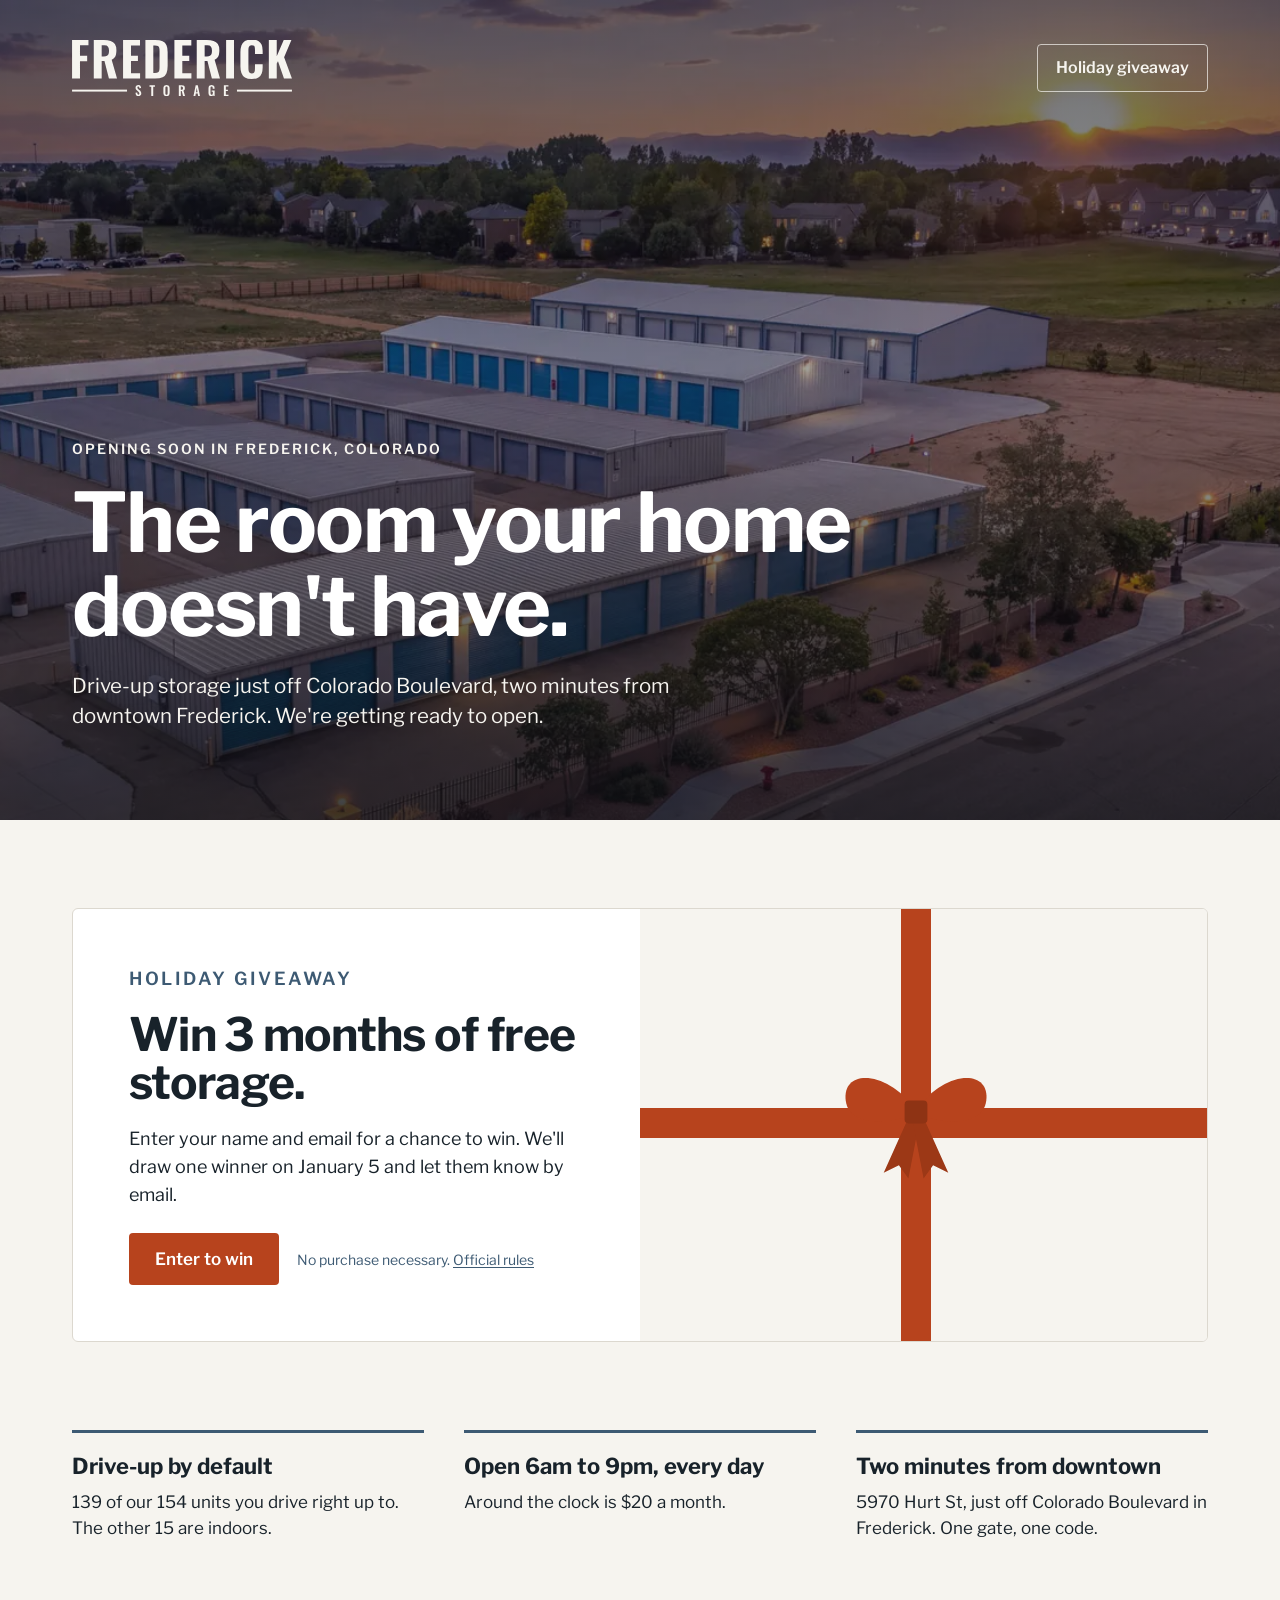
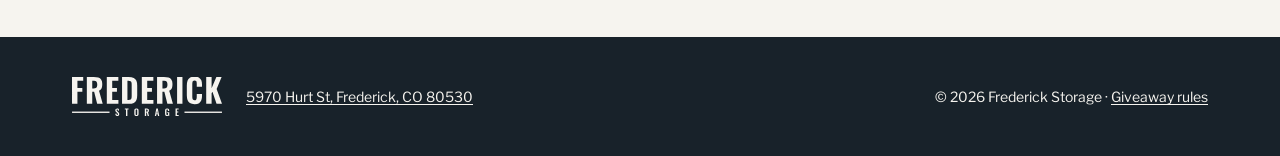
<file: index.html>
<!doctype html>
<html lang="en">
<head>
  <!-- Google tag (GA4 property "Frederick Storage", stream 16375288079) -->
  <script async src="https://www.googletagmanager.com/gtm.js?id=GTM-P7LKV2PW"></script>
  <script>
    window.dataLayer = window.dataLayer || [];
    function gtag(){dataLayer.push(arguments);}
    gtag('js', new Date());
  </script>
  <!-- End Google tag -->
  <meta charset="utf-8">
  <meta name="viewport" content="width=device-width, initial-scale=1">
  <title>Frederick Storage · Drive-up storage in Frederick, Colorado · Opening soon</title>
  <meta name="description" content="Drive-up storage just off Colorado Boulevard, two minutes from downtown Frederick, Colorado. Opening soon. Enter our holiday giveaway to win 3 months of free storage.">
  <link rel="canonical" href="https://frederick-storage.com/">
  <meta name="theme-color" content="#3D5A73">
  <meta property="og:type" content="website">
  <meta property="og:site_name" content="Frederick Storage">
  <meta property="og:title" content="Frederick Storage · The room your home doesn't have.">
  <meta property="og:description" content="Drive-up storage two minutes from downtown Frederick, Colorado. Opening soon.">
  <meta property="og:url" content="https://frederick-storage.com/">
  <meta property="og:image" content="https://frederick-storage.com/assets/img/og.jpg">
  <meta name="twitter:card" content="summary_large_image">
  <link rel="icon" href="/favicon.ico" sizes="any">
  <link rel="icon" href="/favicon.svg" type="image/svg+xml">
  <link rel="apple-touch-icon" href="/apple-touch-icon.png">
  <link rel="manifest" href="/site.webmanifest">
  <link rel="preload" href="/assets/fonts/libre-franklin-latin-700-normal.woff2" as="font" type="font/woff2" crossorigin>
  <link rel="preload" as="image" href="/assets/img/hero-1400.webp" imagesrcset="/assets/img/hero-800.webp 800w, /assets/img/hero-1400.webp 1400w, /assets/img/hero-2200.webp 2200w" imagesizes="100vw">
  <link rel="stylesheet" href="/assets/css/site.css">
  <script type="application/ld+json">
  {"@context":"https://schema.org","@type":"SelfStorage","name":"Frederick Storage","url":"https://frederick-storage.com/","logo":"https://frederick-storage.com/assets/img/icon-512.png","image":"https://frederick-storage.com/assets/img/og.jpg","description":"Drive-up storage just off Colorado Boulevard, two minutes from downtown Frederick, Colorado.","email":"frederickcostorage@gmail.com","address":{"@type":"PostalAddress","streetAddress":"5970 Hurt St","postalCode":"80530","addressLocality":"Frederick","addressRegion":"CO","addressCountry":"US"},"areaServed":"Frederick, Colorado"}
  </script>
</head>
<body>
  <a class="skip" href="#main">Skip to content</a>

  <header class="hero">
    <picture class="hero-photo">
      <source type="image/webp" srcset="/assets/img/hero-800.webp 800w, /assets/img/hero-1400.webp 1400w, /assets/img/hero-2200.webp 2200w" sizes="100vw">
      <img src="/assets/img/hero-1400.jpg" srcset="/assets/img/hero-800.jpg 800w, /assets/img/hero-1400.jpg 1400w, /assets/img/hero-2200.jpg 2200w" sizes="100vw" alt="" fetchpriority="high">
    </picture>
    <div class="wrap hero-top">
      <img class="logo" src="/assets/img/logo-reversed.svg" alt="Frederick Storage" width="220" height="56">
      <a class="btn-ghost" href="/contact-us/">Holiday giveaway</a>
    </div>
    <div class="wrap hero-body">
      <p class="eyebrow">Opening soon in Frederick, Colorado</p>
      <h1>The room your home doesn't have.</h1>
      <p class="hero-lede">Drive-up storage just off Colorado Boulevard, two minutes from downtown Frederick. We're getting ready to open.</p>
    </div>
  </header>

  <main id="main">
    <section class="wrap giveaway" aria-labelledby="giveaway-title">
      <div class="giveaway-card">
        <div class="giveaway-copy">
          <p class="eyebrow">Holiday giveaway</p>
          <h2 id="giveaway-title">Win 3 months of free storage.</h2>
          <p>Enter your name and email for a chance to win. We'll draw one winner on January 5 and let them know by email.</p>
          <div class="giveaway-actions">
            <a class="btn" href="/contact-us/">Enter to win</a>
            <span class="fine">No purchase necessary. <a href="/rules/">Official rules</a></span>
          </div>
        </div>
        <div class="giveaway-art" aria-hidden="true">
          <div class="ribbon-h"></div>
          <div class="ribbon-v"></div>
          <svg class="bow" viewBox="0 0 200 140" focusable="false"><path d="M100 62 C 70 20, 22 18, 26 52 C 30 82, 74 76, 100 66 Z" fill="#B7431D"/><path d="M100 62 C 130 20, 178 18, 174 52 C 170 82, 126 76, 100 66 Z" fill="#B7431D"/><path d="M92 70 L 66 128 L 82 120 L 92 134 L 104 72 Z" fill="#9C3816"/><path d="M108 70 L 134 128 L 118 120 L 108 134 L 96 72 Z" fill="#9C3816"/><rect x="88" y="52" width="24" height="24" rx="4" fill="#8E3314"/></svg>
        </div>
      </div>
    </section>

    <section class="wrap facts" aria-label="About the facility">
      <div class="fact">
        <h2>Drive-up by default</h2>
        <p>139 of our 154 units you drive right up to. The other 15 are indoors.</p>
      </div>
      <div class="fact">
        <h2>Open 6am to 9pm, every day</h2>
        <p>Around the clock is $20 a month.</p>
      </div>
      <div class="fact">
        <h2>Two minutes from downtown</h2>
        <p>5970 Hurt St, just off Colorado Boulevard in Frederick. One gate, one code.</p>
      </div>
    </section>
  </main>

  <footer class="site-footer">
    <div class="wrap">
      <img src="/assets/img/logo-reversed.svg" alt="Frederick Storage" width="150" height="38">
      <address class="foot-addr"><a href="https://maps.google.com/?q=5970+Hurt+St,+Frederick,+CO+80530">5970 Hurt St, Frederick, CO 80530</a></address>
      <p>© 2026 Frederick Storage · <a href="/rules/">Giveaway rules</a></p>
    </div>
  </footer>
</body>
</html>
</file>
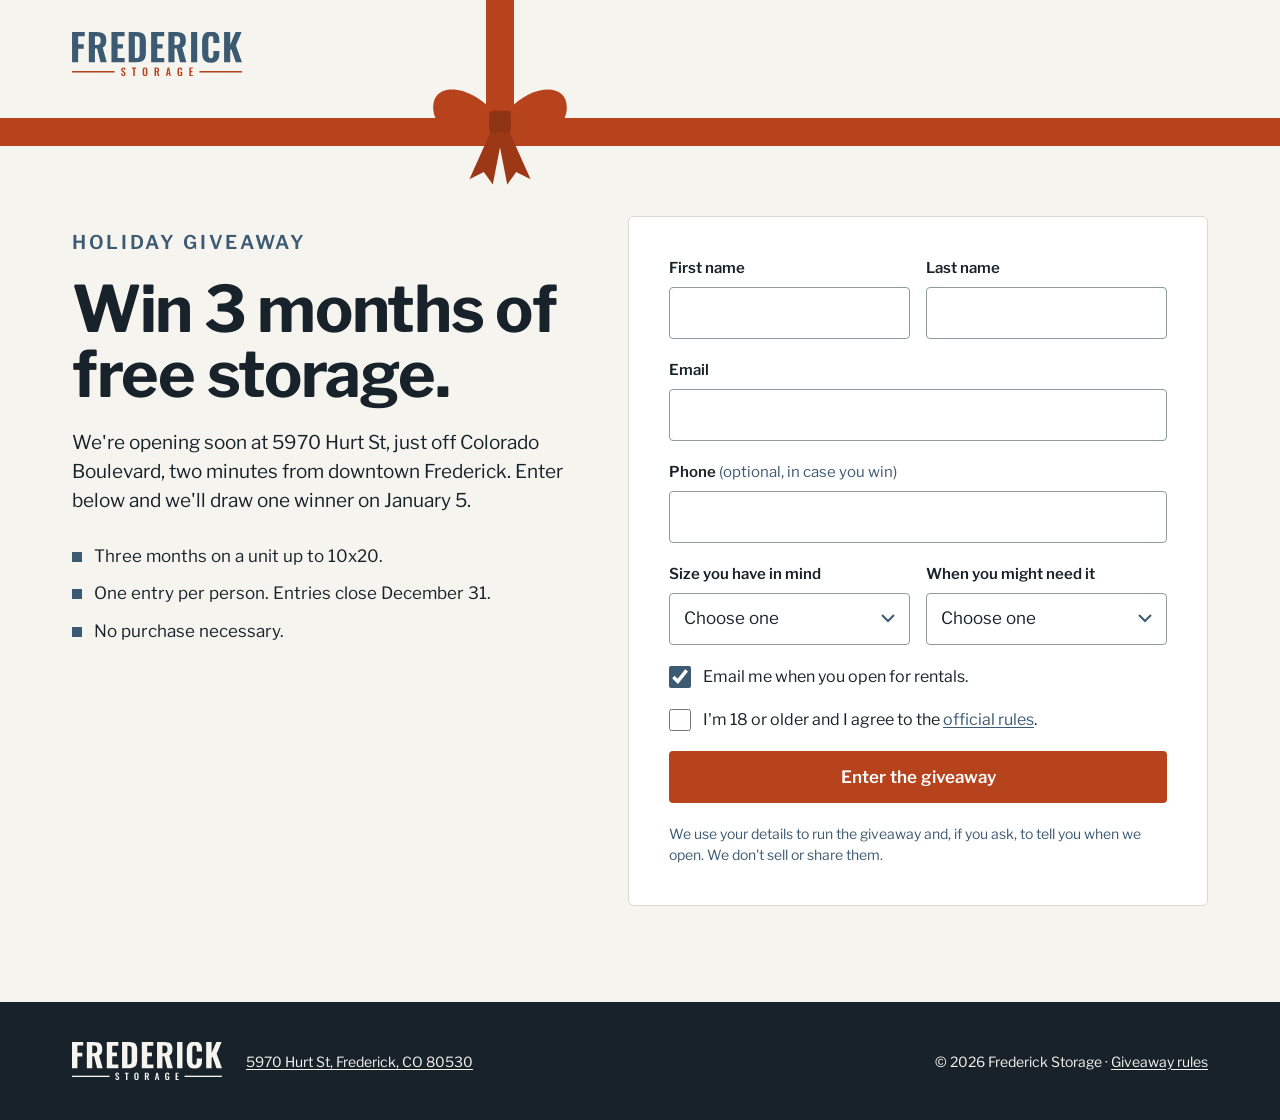
<file: contact-us/index.html>
<!doctype html>
<html lang="en">
<head>
  <!-- Google tag (GA4 property "Frederick Storage", stream 16375288079) -->
  <script async src="https://www.googletagmanager.com/gtm.js?id=GTM-P7LKV2PW"></script>
  <script>
    window.dataLayer = window.dataLayer || [];
    function gtag(){dataLayer.push(arguments);}
    gtag('js', new Date());
  </script>
  <!-- End Google tag -->
  <meta charset="utf-8">
  <meta name="viewport" content="width=device-width, initial-scale=1">
  <title>Win 3 months of free storage · Frederick Storage holiday giveaway</title>
  <meta name="description" content="Enter the Frederick Storage holiday giveaway for a chance to win 3 months of free storage in Frederick, Colorado. No purchase necessary.">
  <link rel="canonical" href="https://frederick-storage.com/contact-us/">
  <meta name="theme-color" content="#3D5A73">
  <meta property="og:type" content="website">
  <meta property="og:site_name" content="Frederick Storage">
  <meta property="og:title" content="Win 3 months of free storage · Frederick Storage">
  <meta property="og:description" content="Enter our holiday giveaway. One winner, drawn January 5. No purchase necessary.">
  <meta property="og:url" content="https://frederick-storage.com/contact-us/">
  <meta property="og:image" content="https://frederick-storage.com/assets/img/og.jpg">
  <meta name="twitter:card" content="summary_large_image">
  <link rel="icon" href="/favicon.ico" sizes="any">
  <link rel="icon" href="/favicon.svg" type="image/svg+xml">
  <link rel="apple-touch-icon" href="/apple-touch-icon.png">
  <link rel="manifest" href="/site.webmanifest">
  <link rel="preload" href="/assets/fonts/libre-franklin-latin-700-normal.woff2" as="font" type="font/woff2" crossorigin>
  <link rel="stylesheet" href="/assets/css/site.css">
  <script src="/assets/js/config.js" defer></script>
  <script src="/assets/js/entry.js" defer></script>
</head>
<body>
  <a class="skip" href="#main">Skip to the entry form</a>
  <div class="page">
    <div class="ribbon-h" aria-hidden="true"></div>
    <div class="ribbon-v" aria-hidden="true"></div>
    <svg class="bow" aria-hidden="true" viewBox="0 0 200 140" focusable="false"><path d="M100 62 C 70 20, 22 18, 26 52 C 30 82, 74 76, 100 66 Z" fill="#B7431D"/><path d="M100 62 C 130 20, 178 18, 174 52 C 170 82, 126 76, 100 66 Z" fill="#B7431D"/><path d="M92 70 L 66 128 L 82 120 L 92 134 L 104 72 Z" fill="#9C3816"/><path d="M108 70 L 134 128 L 118 120 L 108 134 L 96 72 Z" fill="#9C3816"/><rect x="88" y="52" width="24" height="24" rx="4" fill="#8E3314"/></svg>

    <header class="wrap page-head">
      <a href="/" aria-label="Frederick Storage home"><img class="logo" src="/assets/img/logo.svg" alt="Frederick Storage" width="170" height="44"></a>
    </header>

    <main id="main" class="wrap entry">
      <div class="entry-intro">
        <p class="eyebrow">Holiday giveaway</p>
        <h1>Win 3 months of free storage.</h1>
        <p>We're opening soon at 5970 Hurt St, just off Colorado Boulevard, two minutes from downtown Frederick. Enter below and we'll draw one winner on January 5.</p>
        <ul class="points">
          <li>Three months on a unit up to 10x20.</li>
          <li>One entry per person. Entries close December 31.</li>
          <li>No purchase necessary.</li>
        </ul>
      </div>

      <div class="entry-card">
        <form class="form" id="entry-form" novalidate>
          <div class="row">
            <label class="field"><span>First name</span><input class="input" type="text" name="first_name" autocomplete="given-name" required maxlength="80"></label>
            <label class="field"><span>Last name</span><input class="input" type="text" name="last_name" autocomplete="family-name" required maxlength="80"></label>
          </div>
          <label class="field"><span>Email</span><input class="input" type="email" name="email" autocomplete="email" inputmode="email" required maxlength="200"></label>
          <label class="field"><span>Phone <span class="opt">(optional, in case you win)</span></span><input class="input" type="tel" name="phone" autocomplete="tel" maxlength="40"></label>
          <div class="row">
            <label class="field"><span>Size you have in mind</span>
              <select class="input" name="size">
                <option value="">Choose one</option>
                <option>10x10</option>
                <option>10x20</option>
                <option>Larger, or for a business</option>
                <option>Not sure yet</option>
              </select>
            </label>
            <label class="field"><span>When you might need it</span>
              <select class="input" name="timing">
                <option value="">Choose one</option>
                <option>As soon as you open</option>
                <option>In the next few months</option>
                <option>Just planning ahead</option>
              </select>
            </label>
          </div>
          <label class="check"><input type="checkbox" name="opt_in" value="yes" checked><span>Email me when you open for rentals.</span></label>
          <label class="check"><input type="checkbox" name="agree" value="yes" required><span>I'm 18 or older and I agree to the <a href="/rules/">official rules</a>.</span></label>

          <div class="hp" aria-hidden="true">
            <label>Leave this empty <input type="text" name="company" tabindex="-1" autocomplete="off"></label>
          </div>
          <input type="hidden" name="utm_source">
          <input type="hidden" name="utm_medium">
          <input type="hidden" name="utm_campaign">
          <input type="hidden" name="referrer">
          <input type="hidden" name="page">

          <p class="form-error" id="form-error" role="alert"></p>
          <button class="btn" type="submit">Enter the giveaway</button>
          <p class="form-note">We use your details to run the giveaway and, if you ask, to tell you when we open. We don't sell or share them.</p>
        </form>

        <div class="thanks" id="thanks" hidden tabindex="-1">
          <img src="/assets/img/submark.svg" alt="" width="44" height="44">
          <h2>You're entered.</h2>
          <p>We'll draw one winner on January 5 and email them that day. A confirmation is on its way to your inbox.</p>
          <p id="thanks-optin">We'll also let you know when we open for rentals.</p>
          <a href="/">Back to the home page</a>
        </div>
      </div>
    </main>
  </div>

  <footer class="site-footer">
    <div class="wrap">
      <img src="/assets/img/logo-reversed.svg" alt="Frederick Storage" width="150" height="38">
      <address class="foot-addr"><a href="https://maps.google.com/?q=5970+Hurt+St,+Frederick,+CO+80530">5970 Hurt St, Frederick, CO 80530</a></address>
      <p>© 2026 Frederick Storage · <a href="/rules/">Giveaway rules</a></p>
    </div>
  </footer>
</body>
</html>
</file>
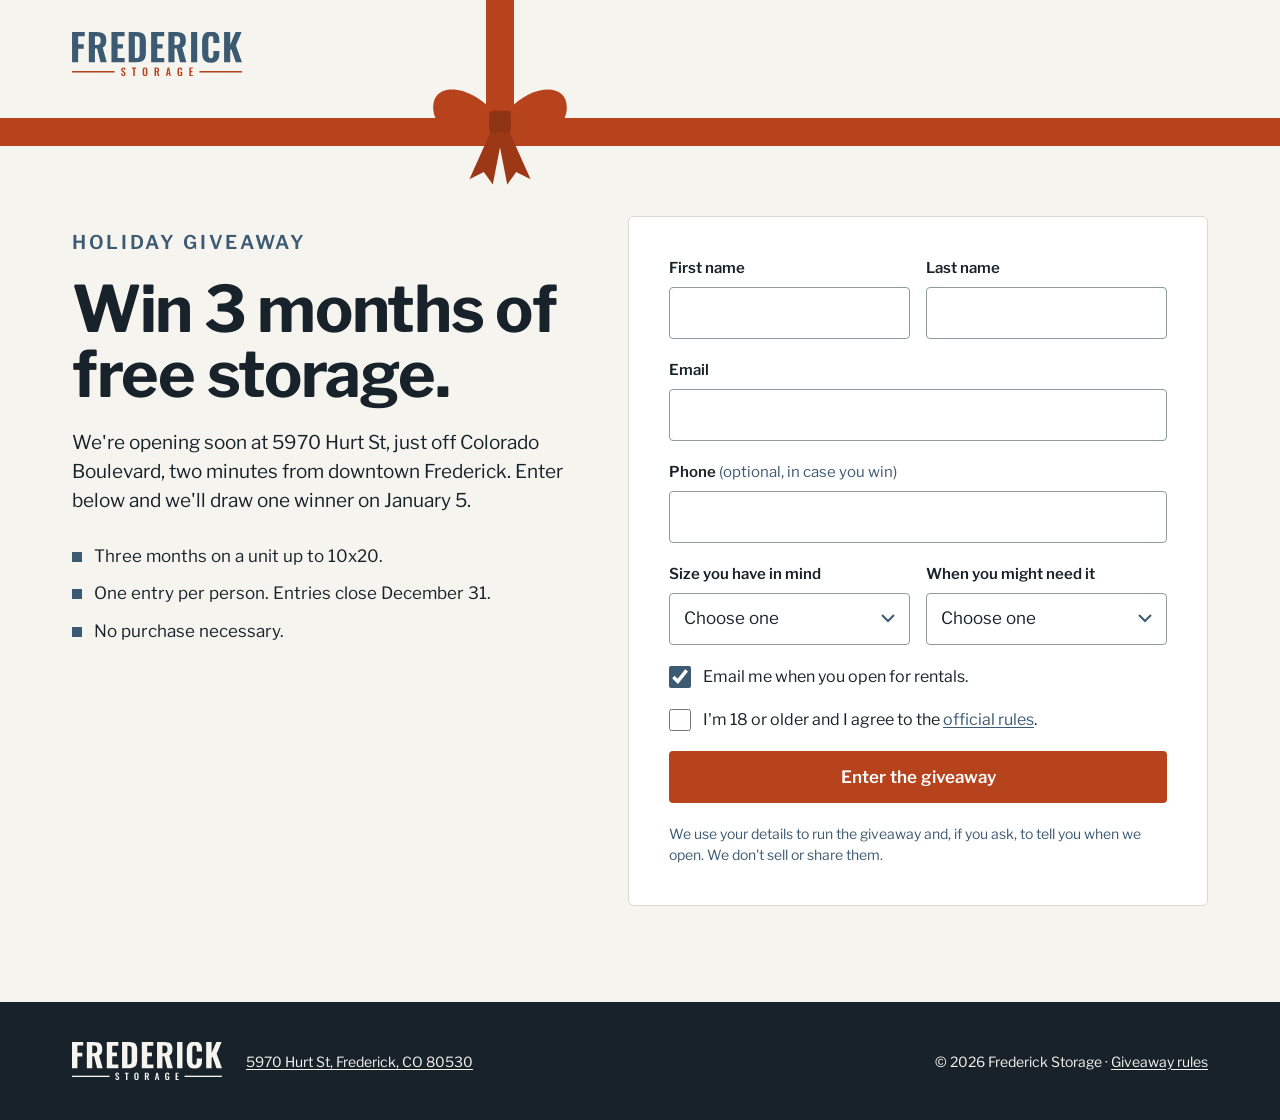
<file: contact/index.html>
<!doctype html>
<html lang="en">
<head>
  <meta charset="utf-8">
  <title>Frederick Storage · Enter the holiday giveaway</title>
  <meta name="robots" content="noindex">
  <link rel="canonical" href="https://frederick-storage.com/contact-us/">
  <script>
    // Send /contact/ to /contact-us/, keeping any tracking tags.
    window.location.replace("/contact-us/" + window.location.search + window.location.hash);
  </script>
  <meta http-equiv="refresh" content="0; url=/contact-us/">
</head>
<body>
  <p><a href="/contact-us/">Enter the Frederick Storage holiday giveaway</a></p>
</body>
</html>
</file>
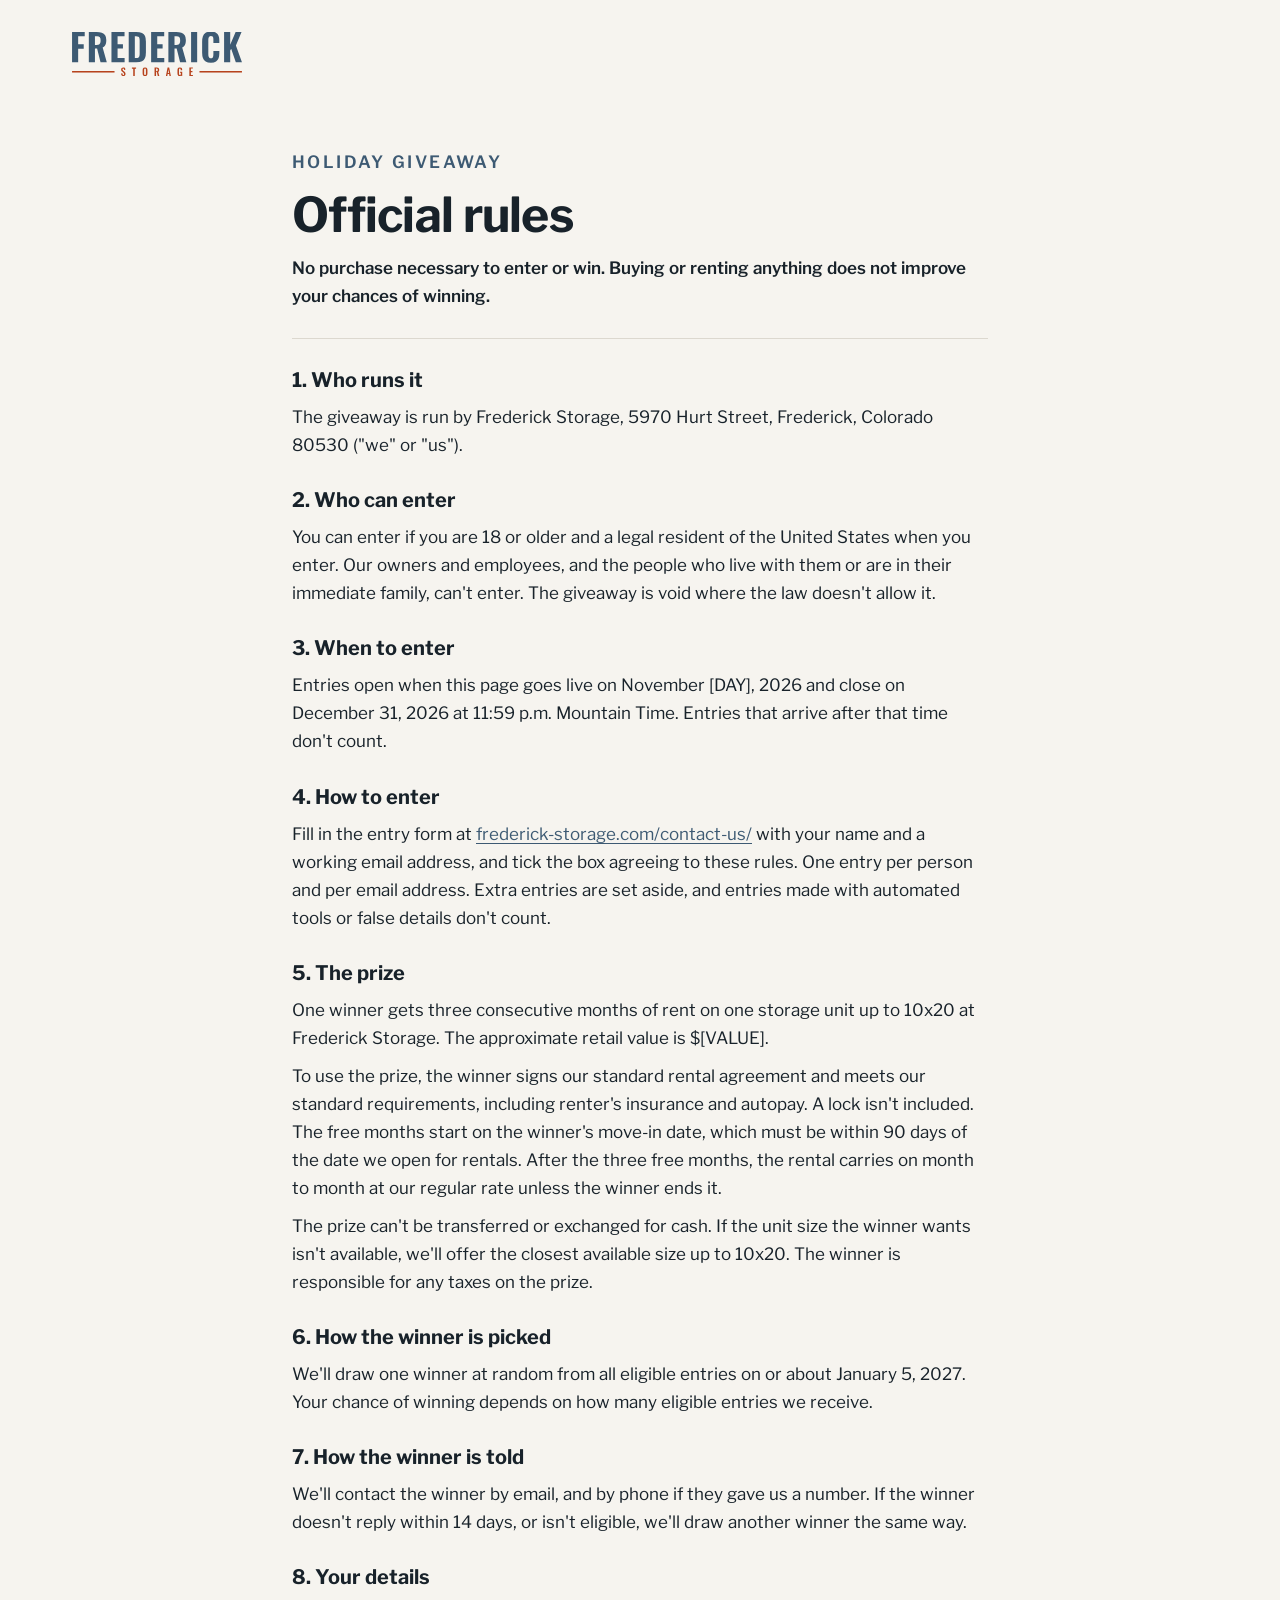
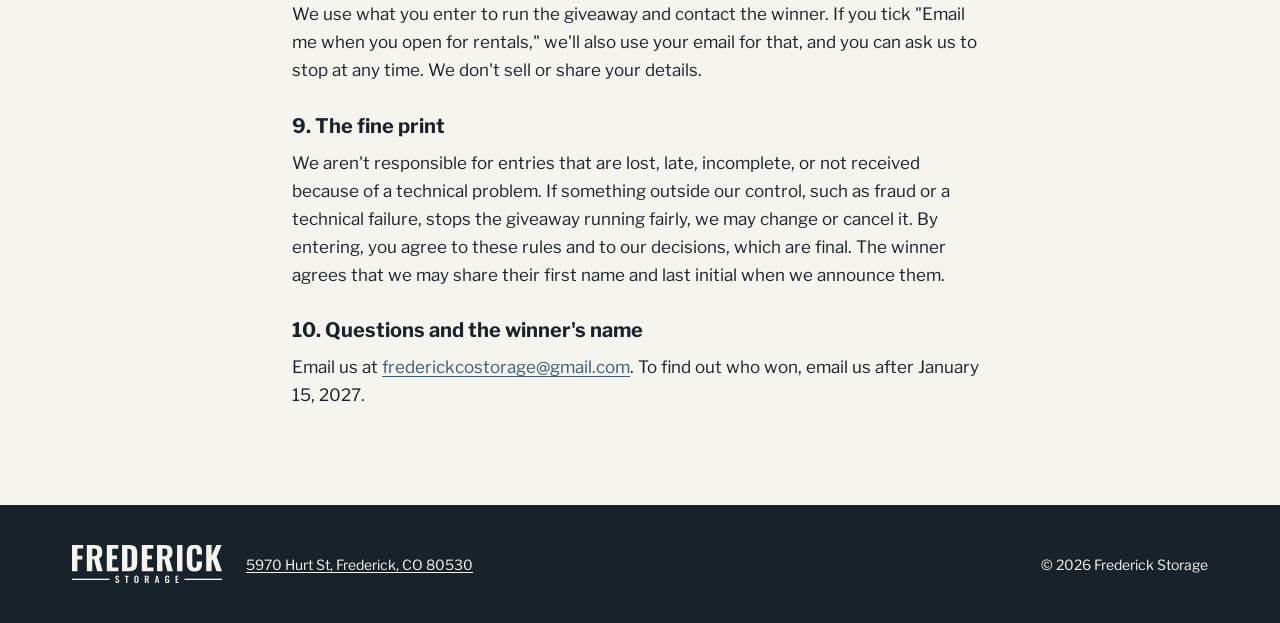
<file: rules/index.html>
<!doctype html>
<html lang="en">
<head>
  <!-- Google tag (GA4 property "Frederick Storage", stream 16375288079) -->
  <script async src="https://www.googletagmanager.com/gtm.js?id=GTM-P7LKV2PW"></script>
  <script>
    window.dataLayer = window.dataLayer || [];
    function gtag(){dataLayer.push(arguments);}
    gtag('js', new Date());
  </script>
  <!-- End Google tag -->
  <meta charset="utf-8">
  <meta name="viewport" content="width=device-width, initial-scale=1">
  <title>Holiday giveaway official rules · Frederick Storage</title>
  <meta name="description" content="Official rules for the Frederick Storage holiday giveaway: win 3 months of free storage. No purchase necessary.">
  <link rel="canonical" href="https://frederick-storage.com/rules/">
  <meta name="theme-color" content="#3D5A73">
  <link rel="icon" href="/favicon.ico" sizes="any">
  <link rel="icon" href="/favicon.svg" type="image/svg+xml">
  <link rel="apple-touch-icon" href="/apple-touch-icon.png">
  <link rel="stylesheet" href="/assets/css/site.css">
</head>
<body>
  <a class="skip" href="#main">Skip to the rules</a>
  <header class="wrap page-head">
    <a href="/" aria-label="Frederick Storage home"><img class="logo" src="/assets/img/logo.svg" alt="Frederick Storage" width="170" height="44"></a>
  </header>

  <!-- DRAFT: every value in [square brackets] and every default below needs Steve's confirmation before launch. -->
  <main id="main" class="rules">
    <header>
      <p class="eyebrow">Holiday giveaway</p>
      <h1>Official rules</h1>
      <p class="lead">No purchase necessary to enter or win. Buying or renting anything does not improve your chances of winning.</p>
    </header>

    <section>
      <h2>1. Who runs it</h2>
      <p>The giveaway is run by Frederick Storage, 5970 Hurt Street, Frederick, Colorado 80530 ("we" or "us").</p>
    </section>

    <section>
      <h2>2. Who can enter</h2>
      <p>You can enter if you are 18 or older and a legal resident of the United States when you enter. Our owners and employees, and the people who live with them or are in their immediate family, can't enter. The giveaway is void where the law doesn't allow it.</p>
    </section>

    <section>
      <h2>3. When to enter</h2>
      <p>Entries open when this page goes live on November [DAY], 2026 and close on December 31, 2026 at 11:59 p.m. Mountain Time. Entries that arrive after that time don't count.</p>
    </section>

    <section>
      <h2>4. How to enter</h2>
      <p>Fill in the entry form at <a href="/contact-us/">frederick-storage.com/contact-us/</a> with your name and a working email address, and tick the box agreeing to these rules. One entry per person and per email address. Extra entries are set aside, and entries made with automated tools or false details don't count.</p>
    </section>

    <section>
      <h2>5. The prize</h2>
      <p>One winner gets three consecutive months of rent on one storage unit up to 10x20 at Frederick Storage. The approximate retail value is $[VALUE].</p>
      <p>To use the prize, the winner signs our standard rental agreement and meets our standard requirements, including renter's insurance and autopay. A lock isn't included. The free months start on the winner's move-in date, which must be within 90 days of the date we open for rentals. After the three free months, the rental carries on month to month at our regular rate unless the winner ends it.</p>
      <p>The prize can't be transferred or exchanged for cash. If the unit size the winner wants isn't available, we'll offer the closest available size up to 10x20. The winner is responsible for any taxes on the prize.</p>
    </section>

    <section>
      <h2>6. How the winner is picked</h2>
      <p>We'll draw one winner at random from all eligible entries on or about January 5, 2027. Your chance of winning depends on how many eligible entries we receive.</p>
    </section>

    <section>
      <h2>7. How the winner is told</h2>
      <p>We'll contact the winner by email, and by phone if they gave us a number. If the winner doesn't reply within 14 days, or isn't eligible, we'll draw another winner the same way.</p>
    </section>

    <section>
      <h2>8. Your details</h2>
      <p>We use what you enter to run the giveaway and contact the winner. If you tick "Email me when you open for rentals," we'll also use your email for that, and you can ask us to stop at any time. We don't sell or share your details.</p>
    </section>

    <section>
      <h2>9. The fine print</h2>
      <p>We aren't responsible for entries that are lost, late, incomplete, or not received because of a technical problem. If something outside our control, such as fraud or a technical failure, stops the giveaway running fairly, we may change or cancel it. By entering, you agree to these rules and to our decisions, which are final. The winner agrees that we may share their first name and last initial when we announce them.</p>
    </section>

    <section>
      <h2>10. Questions and the winner's name</h2>
      <p>Email us at <a href="mailto:frederickcostorage@gmail.com">frederickcostorage@gmail.com</a>. To find out who won, email us after January 15, 2027.</p>
    </section>
  </main>

  <footer class="site-footer">
    <div class="wrap">
      <img src="/assets/img/logo-reversed.svg" alt="Frederick Storage" width="150" height="38">
      <address class="foot-addr"><a href="https://maps.google.com/?q=5970+Hurt+St,+Frederick,+CO+80530">5970 Hurt St, Frederick, CO 80530</a></address>
      <p>© 2026 Frederick Storage</p>
    </div>
  </footer>
</body>
</html>
</file>
<file: assets/css/site.css>
/* Frederick Storage — temporary coming-soon site
   Palette (Design System V2, P2 + Ink): Door Blue #3D5A73 · Warm White #F6F4EF · Ink #18222A
   Rust #B7431D (buttons and the giveaway ribbon only) · Galvanized #98A8AB (never text) */

@font-face { font-family: "Libre Franklin"; font-weight: 400; font-style: normal; font-display: swap; src: url("../fonts/libre-franklin-latin-400-normal.woff2") format("woff2"); }
@font-face { font-family: "Libre Franklin"; font-weight: 500; font-style: normal; font-display: swap; src: url("../fonts/libre-franklin-latin-500-normal.woff2") format("woff2"); }
@font-face { font-family: "Libre Franklin"; font-weight: 600; font-style: normal; font-display: swap; src: url("../fonts/libre-franklin-latin-600-normal.woff2") format("woff2"); }
@font-face { font-family: "Libre Franklin"; font-weight: 700; font-style: normal; font-display: swap; src: url("../fonts/libre-franklin-latin-700-normal.woff2") format("woff2"); }

:root {
  --door-blue: #3D5A73;
  --warm-white: #F6F4EF;
  --ink: #18222A;
  --rust: #B7431D;
  --rust-dark: #9C3816;
  --rust-knot: #8E3314;
  --line: #DCD8CF;
  --field-border: #8F9A9C;
  --wrap: 1200px;
  --gutter: clamp(20px, 4vw, 32px);
}

*, *::before, *::after { box-sizing: border-box; }
html { -webkit-text-size-adjust: 100%; }
body {
  margin: 0;
  font-family: "Libre Franklin", system-ui, -apple-system, "Segoe UI", sans-serif;
  font-weight: 400;
  color: var(--ink);
  background: var(--warm-white);
  line-height: 1.5;
  -webkit-font-smoothing: antialiased;
}
img, svg { display: block; max-width: 100%; }
a { color: var(--door-blue); text-underline-offset: 0.15em; }
a:hover { color: var(--ink); }
:focus-visible { outline: 3px solid var(--door-blue); outline-offset: 3px; }
h1, h2, h3, p, ul { margin: 0; }
[hidden] { display: none !important; }

.wrap { width: 100%; max-width: var(--wrap); margin: 0 auto; padding-inline: var(--gutter); }
.eyebrow { font-size: 14px; font-weight: 600; letter-spacing: 0.14em; text-transform: uppercase; color: var(--door-blue); }
.skip { position: absolute; left: -9999px; top: 0; background: var(--ink); color: #fff; padding: 12px 16px; z-index: 10; }
.skip:focus { left: 12px; top: 12px; }
.visually-hidden { position: absolute !important; width: 1px; height: 1px; overflow: hidden; clip: rect(0 0 0 0); white-space: nowrap; }

/* Buttons */
.btn {
  display: inline-flex; align-items: center; justify-content: center;
  min-height: 52px; padding: 15px 26px;
  font: inherit; font-size: 17px; font-weight: 600; line-height: 1.2;
  color: #fff; background: var(--rust);
  border: 0; border-radius: 4px; text-decoration: none; cursor: pointer;
}
.btn:hover { background: var(--rust-dark); color: #fff; }
.btn[disabled] { opacity: 0.7; cursor: progress; }
.btn-ghost {
  display: inline-flex; align-items: center; min-height: 46px; padding: 11px 18px;
  font-size: 16px; font-weight: 600; color: var(--warm-white); text-decoration: none;
  border: 1.5px solid rgba(246, 244, 239, 0.7); border-radius: 4px;
}
.btn-ghost:hover { color: #fff; border-color: #fff; background: rgba(255, 255, 255, 0.08); }

/* Ribbon + bow (decorative) */
.bow { position: absolute; width: 190px; height: 133px; pointer-events: none; }
.ribbon-h, .ribbon-v { position: absolute; background: var(--rust); pointer-events: none; }

/* ---------- Home ---------- */
.hero { position: relative; min-height: min(820px, 100svh); display: flex; flex-direction: column; color: var(--warm-white); overflow: hidden; }
.hero-photo, .hero-photo img { position: absolute; inset: 0; width: 100%; height: 100%; }
.hero-photo img { object-fit: cover; object-position: center 60%; }
.hero::after {
  content: ""; position: absolute; inset: 0;
  background: linear-gradient(180deg, rgba(16,17,22,0.62) 0%, rgba(16,17,22,0.40) 45%, rgba(16,17,22,0.80) 100%);
}
.hero > :not(.hero-photo) { position: relative; z-index: 1; }
.hero-top { display: flex; flex-wrap: wrap; gap: 20px; justify-content: space-between; align-items: center; padding-top: 40px; }
.hero-top .logo { width: clamp(170px, 18vw, 220px); height: auto; }
.hero-body { flex: 1; display: flex; flex-direction: column; justify-content: flex-end; gap: 22px; padding-top: 80px; padding-bottom: clamp(56px, 8vw, 88px); }
.hero-body .eyebrow { color: var(--warm-white); }
.hero h1 { font-size: clamp(42px, 6.4vw, 84px); line-height: 1.02; font-weight: 700; letter-spacing: -0.02em; color: #fff; max-width: 900px; }
.hero-lede { font-size: clamp(18px, 1.6vw, 21px); line-height: 1.5; max-width: 620px; }

.giveaway { padding-top: clamp(56px, 8vw, 88px); padding-bottom: 40px; }
.giveaway-card { position: relative; overflow: hidden; background: #fff; border: 1px solid var(--line); border-radius: 6px; display: grid; grid-template-columns: repeat(auto-fit, minmax(300px, 1fr)); }
.giveaway-copy { padding: clamp(32px, 5vw, 56px); display: flex; flex-direction: column; gap: 18px; }
.giveaway-copy h2 { font-size: clamp(34px, 4vw, 46px); line-height: 1.05; font-weight: 700; letter-spacing: -0.015em; }
.giveaway-copy p { font-size: 18px; line-height: 1.55; max-width: 460px; }
.giveaway-actions { display: flex; flex-wrap: wrap; gap: 18px; align-items: center; padding-top: 6px; }
.fine { font-size: 14px; color: var(--door-blue); }
.giveaway-art { position: relative; min-height: 260px; background: var(--warm-white); }
.giveaway-art .ribbon-h { left: 0; right: 0; top: 46%; height: 30px; }
.giveaway-art .ribbon-v { top: 0; bottom: 0; left: 46%; width: 30px; }
.giveaway-art .bow { left: calc(46% + 15px); top: calc(46% + 15px); transform: translate(-50%, -54%); }

.facts { display: grid; grid-template-columns: repeat(auto-fit, minmax(240px, 1fr)); gap: 40px; padding-top: 48px; padding-bottom: clamp(64px, 9vw, 96px); }
.fact { border-top: 3px solid var(--door-blue); padding-top: 20px; display: flex; flex-direction: column; gap: 8px; }
.fact h2 { font-size: 22px; font-weight: 700; line-height: 1.25; }
.fact p { font-size: 17px; line-height: 1.55; }

/* ---------- Footer ---------- */
.site-footer { background: var(--ink); color: var(--warm-white); }
.site-footer .wrap { display: flex; flex-wrap: wrap; gap: 24px; justify-content: space-between; align-items: center; padding-block: 40px; }
.site-footer img { width: 150px; height: auto; }
.site-footer p { font-size: 14px; }
.site-footer a { color: var(--warm-white); }
.foot-addr { font-style: normal; font-size: 14px; flex: 1 1 auto; }

/* ---------- Inner pages (contact-us, rules) ---------- */
.page { position: relative; overflow: hidden; }
.page-head { position: relative; z-index: 1; padding-top: 32px; }
.page-head .logo { width: clamp(128px, 14vw, 170px); height: auto; }
.page .ribbon-h { left: 0; right: 0; top: 118px; height: 28px; }
.page .ribbon-v { top: 0; height: 132px; left: 38%; width: 28px; }
.page .bow { left: calc(38% + 14px); top: 132px; width: 180px; height: 126px; transform: translate(-50%, -54%); }

.entry { position: relative; z-index: 1; display: flex; flex-wrap: wrap; gap: 56px; align-items: flex-start; padding-top: 140px; padding-bottom: clamp(64px, 9vw, 96px); }
.entry-intro { flex: 1 1 380px; min-width: 0; display: flex; flex-direction: column; gap: 20px; padding-top: 12px; }
.entry-intro h1 { font-size: clamp(40px, 5vw, 64px); line-height: 1.02; font-weight: 700; letter-spacing: -0.02em; }
.entry-intro > p { font-size: 19px; line-height: 1.55; }
.points { list-style: none; padding: 0; display: flex; flex-direction: column; gap: 12px; font-size: 17px; line-height: 1.5; padding-top: 8px; }
.points li { display: flex; gap: 12px; }
.points li::before { content: ""; flex: none; width: 10px; height: 10px; margin-top: 8px; background: var(--door-blue); }

.entry-card { flex: 1 1 460px; min-width: 0; background: #fff; border: 1px solid var(--line); border-radius: 6px; padding: clamp(22px, 4vw, 40px); }
.form { display: flex; flex-direction: column; gap: 20px; }
.row { display: grid; grid-template-columns: repeat(auto-fit, minmax(180px, 1fr)); gap: 16px 16px; }
.field { display: flex; flex-direction: column; gap: 8px; }
.field > span { font-size: 15px; font-weight: 600; }
.field .opt { font-weight: 400; color: var(--door-blue); }
.input {
  width: 100%; min-height: 50px; padding: 12px 14px;
  font: inherit; font-size: 17px; color: var(--ink);
  background: #fff; border: 1.5px solid var(--field-border); border-radius: 4px;
}
select.input { appearance: none; -webkit-appearance: none; padding-right: 40px;
  background-image: url("data:image/svg+xml,%3Csvg xmlns='http://www.w3.org/2000/svg' width='14' height='9' viewBox='0 0 14 9'%3E%3Cpath d='M1 1l6 6 6-6' fill='none' stroke='%233D5A73' stroke-width='2'/%3E%3C/svg%3E");
  background-repeat: no-repeat; background-position: right 14px center; }
.input:focus { outline: 3px solid rgba(61, 90, 115, 0.35); outline-offset: 1px; border-color: var(--door-blue); }
.input[aria-invalid="true"] { border-color: var(--rust); }
.check { display: flex; gap: 12px; align-items: flex-start; font-size: 16px; line-height: 1.45; }
.check input { width: 22px; height: 22px; margin: 1px 0 0; accent-color: var(--door-blue); flex: none; }
.hp { position: absolute !important; left: -10000px; width: 1px; height: 1px; overflow: hidden; }
.form-note { font-size: 14px; line-height: 1.5; color: var(--door-blue); }
.form-error { font-size: 16px; line-height: 1.5; color: var(--rust); font-weight: 600; }
.form-error:empty { display: none; }

.thanks { display: flex; flex-direction: column; gap: 18px; padding: 12px 0; }
.thanks[hidden] { display: none; }
.thanks img { width: 44px; height: 44px; }
.thanks h2 { font-size: 36px; line-height: 1.1; font-weight: 700; }
.thanks p { font-size: 18px; line-height: 1.55; }
.thanks a { font-weight: 600; }

/* Rules */
.rules { position: relative; z-index: 1; max-width: 760px; margin: 0 auto; padding: 72px var(--gutter) 96px; display: flex; flex-direction: column; gap: 28px; }
.rules header { display: flex; flex-direction: column; gap: 14px; border-bottom: 1px solid var(--line); padding-bottom: 28px; }
.rules h1 { font-size: clamp(38px, 5vw, 48px); line-height: 1.05; font-weight: 700; letter-spacing: -0.015em; }
.rules section { display: flex; flex-direction: column; gap: 10px; }
.rules h2 { font-size: 20px; font-weight: 700; line-height: 1.3; }
.rules p { font-size: 17px; line-height: 1.65; }
.rules .lead { font-weight: 600; }

/* 404 */
.lost { min-height: 70vh; display: flex; flex-direction: column; justify-content: center; gap: 20px; padding-block: 80px; }
.lost h1 { font-size: clamp(36px, 5vw, 56px); line-height: 1.05; font-weight: 700; }

@media (max-width: 640px) {
  .page .ribbon-h { top: 92px; height: 20px; }
  .page .ribbon-v { left: auto; right: 102px; height: 102px; width: 20px; }
  .page .bow { left: auto; right: 112px; top: 102px; width: 118px; height: 83px; transform: translate(50%, -54%); }
  .entry { padding-top: 108px; gap: 28px; }
  .entry-card { margin-inline: -8px; }
  .hero-body { padding-top: 48px; }
}

@media (prefers-reduced-motion: no-preference) {
  .btn, .btn-ghost, .input { transition: background-color 120ms ease, border-color 120ms ease; }
}
</file>
